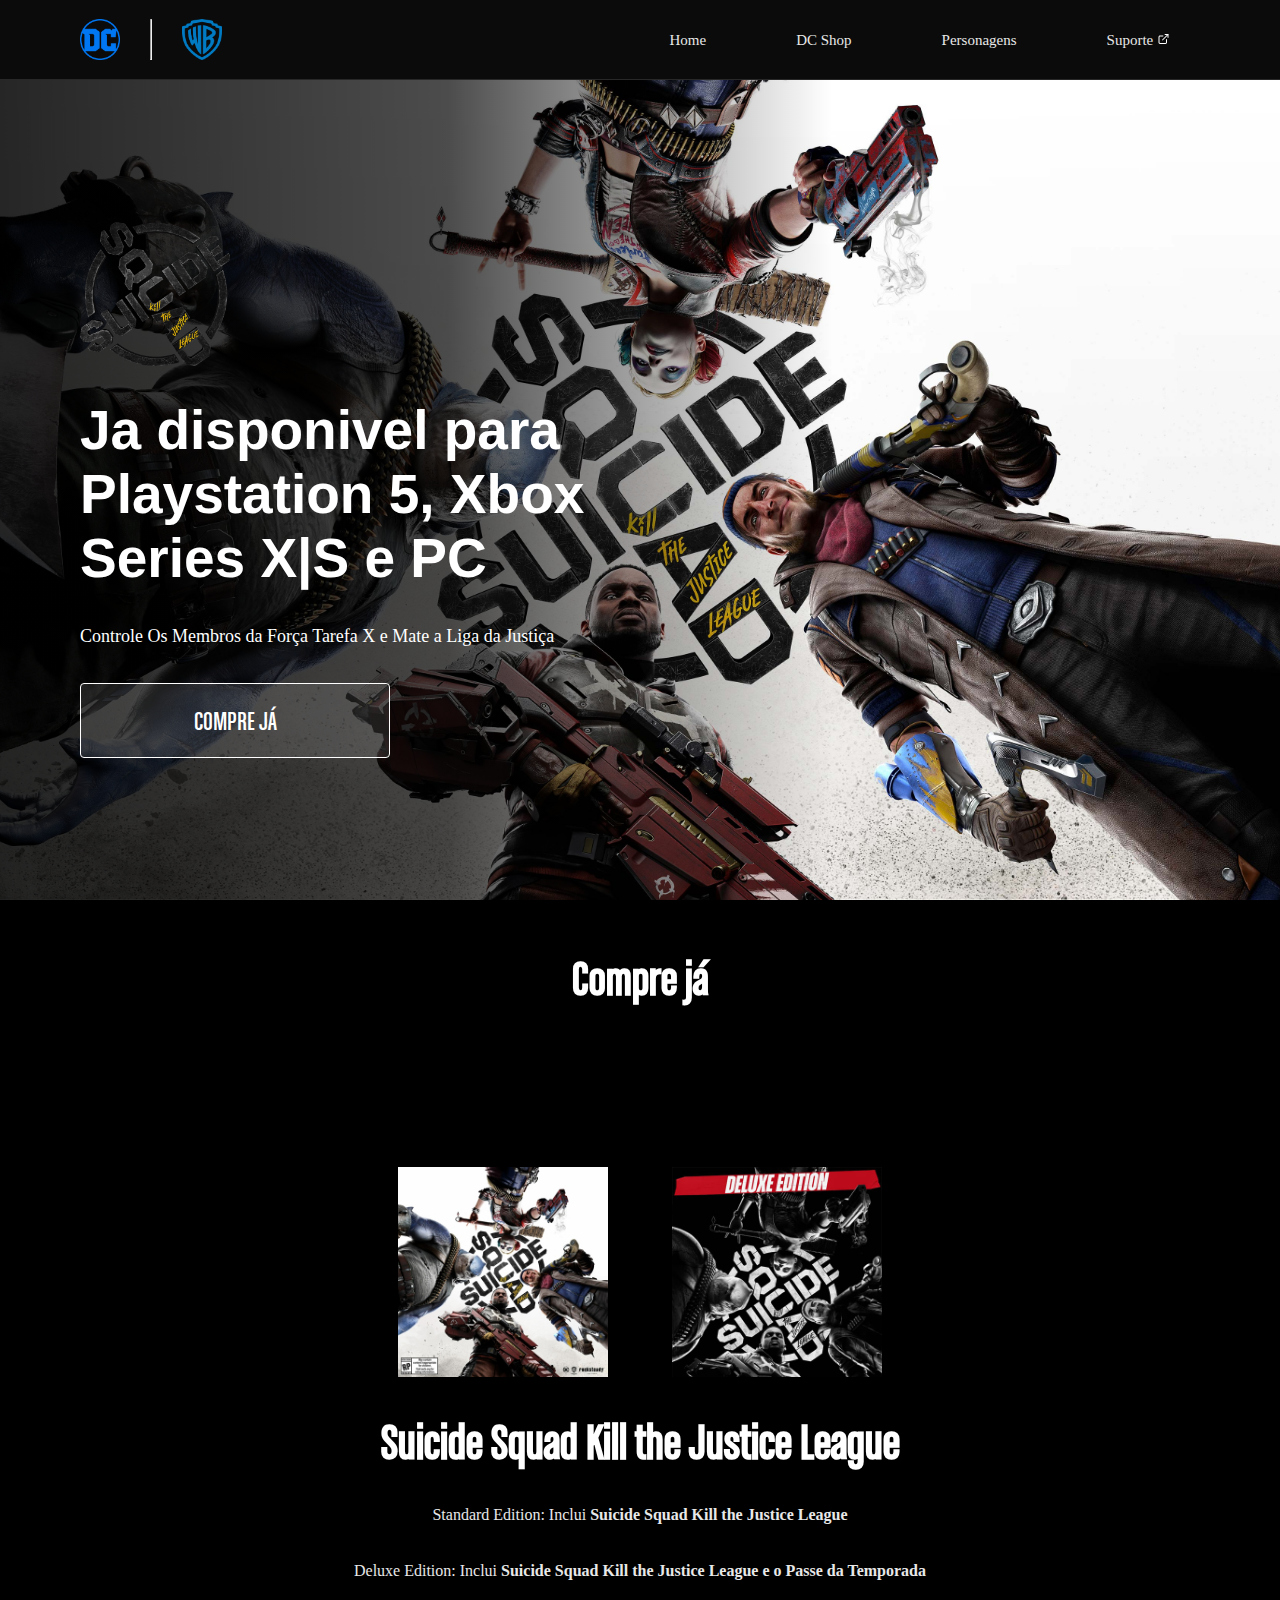
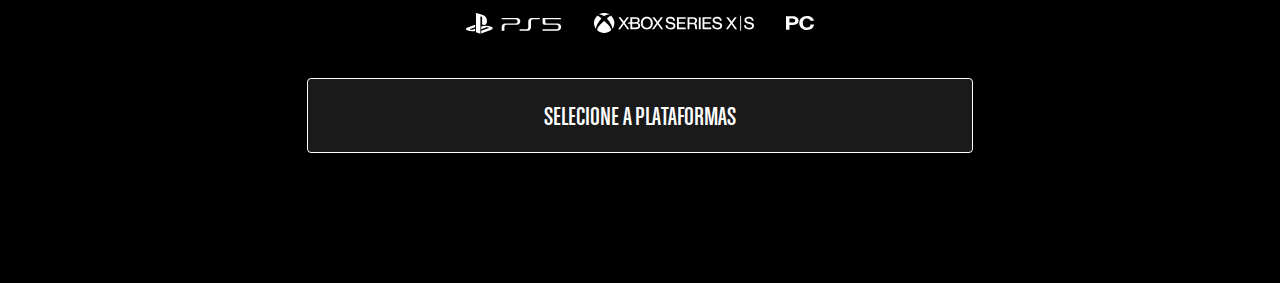
<file: index.html>
<!DOCTYPE html>
<html lang="pt-BR">

<head>
    <meta charset="UTF-8">
    <meta name="viewport" content="width=device-width, initial-scale=1.0">
    <title>Projeto Site DC</title>
    <link 
    rel="shortcut icon" 
    href="/src/imagens/DC_Comics_logo.png" 
    type="image/x-icon"
    />
    <link rel="stylesheet" href="https://fonts.cdnfonts.com/css/chalet" rel="stylesheet">
    <link rel="stylesheet" href="./src/css/reset.css">
    <link rel="stylesheet" href="/src/css/index.css">
    <link rel="stylesheet" href="./src/css/fontes.css">
    <link rel="stylesheet" href="./src/css/responsivo.css">
</head>



<body>



    <header class="cabecalho">
        <div class="logo">
            <img src="./src/imagens/DC_Comics_logo.png" alt="Logo DC">
            <hr />
            <img src="./src/imagens/Warner_Bros_logo.svg.png" alt="" />
        </div>
        <nav>
            <ul class="menu">
                <li>
                    <a href="http://127.0.0.1:5500/index.html">Home</a>
                </li>
                <li>
                    <a href="https://www.lojadccomics.com.br/" target="_blank">DC Shop</a>
                </li>
                <li>
                    <a href="http://127.0.0.1:5500/src/pagina_heroi/index.html" target="_blank">Personagens</a>  
                </li>
                <li>
                    <a href="" target="_blank">Suporte <img src="./src/imagens/icone-link.svg" alt="Icone link de suporte"></a>
                </li>
            </ul>
        </nav>
    </header>



    <main class="home" id="home">
        <img class="imagem-fundo" src="/src/imagens/bg.jpg" alt="Imagem com rapaz de moletom laranja ao lado 
        de um carro esportivo amarelo">

        <div class="informacoes">
            <div class="lista-de-jogos">
                <img src="./src/imagens/suicide_squad_logo.png" alt="">
                

            </div>
            <h1 class="titulo" style="font-family: 'Chalet', sans-serif"> Ja disponivel para Playstation 5, Xbox
                Series X|S e PC</h1>
            <p class="texto">
                Controle Os Membros da Força Tarefa X e Mate a Liga da Justiça
            </p>
            <a class="btn-comprar" href="#comprar">Compre já</a>
        </div>
    </main>

<!-- Comentarios --> 

    <section class="compre-ja" id="comprar">
        <h2 class="titulo">Compre já</h2>
        <div class="cartao">
            <img class="capa-do-jogo" src="./src/imagens/suicide_squad.jpg" alt="Capa 
         do jogo GTA">
         <img class="capa-do-jogo" src="./src/imagens/suicide_squad_2.png" alt="Capa 
         do jogo GTA">
            
         

            <div class="informacoes">
                <h3>Suicide Squad Kill the Justice League</h3>
                <p>
                    Standard Edition: Inclui <strong>Suicide Squad Kill the Justice League</strong> 
                
                </p>

                <p>
                    Deluxe Edition: Inclui <strong>Suicide Squad Kill the Justice League e o Passe da Temporada </strong> 
                
                </p>
                <ul class="plataformas">
                    <li>
                        <img src="./src/imagens/logo-ps5.svg" alt="Logo
                 Playstation 5">
                    </li>
                    <li>
                        <img src="./src/imagens/logo-xbox-series-s.svg" alt="Logo xbox series X|S">
                    </li>
                    <li>
                        <img src="./src/imagens/logo-pc.svg" alt="Logo
                PC">
                    </li>
                </ul>
            </div>
            <button class="btn-plataforma">

                Selecione a plataformas

                <ul class="plataformas">
                    <li>
                        <img src="./src/imagens/logo-ps5.svg" alt="Logo
                   Playstation 5">
                    </li>
                    <li>
                        <img src="./src/imagens/logo-xbox-series-s.svg" alt="Logo xbox series X|S">
                    </li>
                    
                   
                    <li>
                        <img src="./src/imagens/logo-pc.svg" alt="Logo
                  PC">
                    </li>
                </ul>
            </button>
        </div>
    </section>




    
<script src="./src/js/index.js"></script>
</body>

</html>
</file>
<file: src/css/index.css>
body{
    
    background-color: #000;


    color: #fff;
}



.cabecalho{
    height: 80px; /* Da uma altura max para o cabeçalho*/
    background-color: #0b0b0b; /* cor de fundo*/
    display: flex;  /* Coloca os items um do lado do outro*/
    justify-content: space-between; /* Espaço entre os filhos*/
    align-items: center; /* Alinhar os itens no centro */
    padding: 0 80px  0 80px; /* Espaçamento interno de todos os elementos(Sentido Horario), Cima: 0   Direita: 80   Em baixo: 0  Esquerda: 80 */
    border-bottom: 1px solid #282828; /* Adiciona uma borda de 1px*/
}

.cabecalho .logo{
    display: flex;  /* Coloca os items um do lado do outro*/
    gap: 30px; /* Espaçamento de 30 px*/
}

.cabecalho .logo img{
    width: 40px;
}

.cabecalho .menu{
    display: flex; /* Coloca os items um do lado do outro*/
    gap: 30px; /* Espaçamento de 30 px*/
}

.cabecalho .menu li a{
    padding: 30px; /* Espaçamento interno */
    color: #e8e8e8; /* Cor da Fonte */
    font-weight:lighter; /* Fonte forte */
    font-size: 15px; /* Tamanho da fonte*/
    font-family: "Chalet"; /* Fonte estilo*/
}

.cabecalho .menu li a:hover{

    border-bottom: 2px solid #fff; /* Aplica uma borda branco quanto passar o mause em cima dos itens */
}

.home{
    display: flex; /* Coloca os items um do lado do outro*/
    position: relative; /* Adiciona uma posição */
    min-height: calc(100vh - 80px) ; /* Altura minima */

}

.home::after{
    background-color: blue; /* Cor de Fundo */
    content: "";
    position: absolute; /* absolute: muda o fluxo e tras a imagem pra frente de todos os elementos */
    background: linear-gradient(90deg, rgba(0, 0, 0, .85), rgba(0, 0, 0, .7) 35%, transparent 65%); /* Adiciona um efeito de sombra */
    height: 100%; /* Define uma altura */
    width: 100%; /* Define uma largura */
}

.home .imagem-fundo{
    width: 100%;
    object-fit: cover;
}

.home .informacoes{
    position: absolute; /* absolute: muda o fluxo e tras a imagem pra frente de todos os elementos */
    z-index: 1;
    min-height: calc(100vh - 80px); /* Altura maxima */
    display: flex; /* Coloca os items um do lado do outro*/
    flex-direction: column;
    justify-content: center; /* Centraliza no eixo vertical*/
    gap: 32px;
    padding: 80px 80px 80px 80px;
    max-width: 780px;
}

.home .informacoes img{
    max-width: 150px; /* largura maxima */
}

.home .informacoes .lista-de-jogos{
    display: flex;
    gap: 32px;

}

.home .informacoes .titulo{
    font-family: "ChaletComprime";
    font-size: 55px;
}

.home .informacoes .texto{
    font-family: "Chalet";
    font-size: 18px;
    line-height: 1.6;
}

.btn-comprar, .btn-plataforma{
    background-color: rgba(255, 255, 255, .1);
    border: 0.5px solid #fff;
    border-radius: 4px;
    font-family: "ChaletComprime";
    font-size: 28px;
    text-align: center;
    padding: 20px 40px;
    text-transform: uppercase;
    width: 50%;
    transition: all .3s ease-in;
}

.btn-plataforma{
    color: #fff;
    width: 100%;
    cursor: pointer;
    margin-top: 40px;

}
.btn-comprar:hover{
    background-color: #fff;
    color: #000;
}

.compre-ja .capa-do-jogo{
   
   width: 270px;
   display: inline-block;
   align-items: center;
   padding: 30px;
   transition: transform 0.5s;
   
   
}
.compre-ja .capa-do-jogo:hover{
    transform: scale(1.5);  
}

.compre-ja{
    
    display: flex;
    flex-direction: column;
    text-align: center;
    padding: 50px;
    align-items: center;
    
    
}

.compre-ja .titulo{
    font-family: "ChaletComprime";
    font-size: 50px;
    font-weight: 700;
    margin-bottom: 50px;
}

.compre-ja .cartao{
    display: inline-block;
    flex-direction: column;
    align-items: center;
    background-color: black;
    width: 70%;
    padding: 80px;
    gap: 40px;  
}

.compre-ja .informacoes{
   
    display: flex;
    flex-direction: column;
    gap: 30px;
}

.compre-ja .informacoes h3{
    font-family: "ChaletComprime";
    font-size: 52px;
    font-weight: 700;
}

.compre-ja .informacoes p{
    color: #e8e8e8;
    font-family: "Chalet";
    font-size:  16px;
    line-height:  1.6;
}

.compre-ja .informacoes .plataformas{
    display: flex;
    flex-wrap: wrap;
    gap: 32px;
    justify-content: center;
}

.compre-ja .btn-plataforma  .plataformas{
    margin-top: 10px;
    display: flex;
    flex-direction: column;
    gap: 20px;
    transition: all 0.3s ease-in;
    display: none;
    opacity: 0;
}

.compre-ja .btn-plataforma .plataformas.ativo{
    display: flex;
    opacity: 1;
}

.compre-ja .btn-plataforma .plataformas li{
    padding: 20px;
    
}

.compre-ja  .btn-plataforma .plataformas li:nth-child(1){
    border: 1px solid #00439c;
}

.compre-ja  .btn-plataforma .plataformas li:nth-child(1):hover{
    background-color: #00439c;
    transition: 1s;
}
.compre-ja  .btn-plataforma .plataformas li:nth-child(2){
    border: 1px solid #387a26;
}

.compre-ja  .btn-plataforma .plataformas li:nth-child(2):hover{
    background-color: #387a26;
    transition: 1s;
}

.compre-ja .btn-plataforma .plataformas li:nth-child(3) {
    border: 1px solid #00439c;
}

.compre-ja .btn-plataforma .plataformas li:nth-child(3):hover {
    background-color: #00439c;
    transition: 1s;
}

.compre-ja .btn-plataforma .plataformas li:nth-child(4) {
    border: 1px solid #387a26; 
}

.compre-ja .btn-plataforma .plataformas li:nth-child(4):hover {
    background-color: #387a26;
    transition: 1s;
}
.compre-ja .btn-plataforma .plataformas li:nth-child(5) {
    border: 1px solid #fcaf17; 
}

.compre-ja .btn-plataforma .plataformas li:nth-child(5):hover {
    background-color: #fcaf17;
    transition: 1s;
    
}
</file>
<file: src/css/fontes.css>
@font-face{
    font-family: "ChaletComprime";
    src: url("/src/fontes/ChaletComprime.ttf")
}
</file>
<file: src/css/responsivo.css>
@media (max-width: 1024px){
    .cabecalho{
        justify-content: center;
        flex-direction: column;
        padding: 50px 0;
    }

    .cabecalho .menu li a{
        padding: 15px;
    }

    .home .informacoes{
        padding: 30px;
    }

    .home .informacoes img{
        max-width: 100px;
    }

    .home .informacoes .titulo{
        font-size: 40px;
    }

    .compre-ja .cartao{
        width: 70%
    }
}

@media (max-width: 768){
    .compre-ja{
        padding: 30px;
    }

    .compre-ja .cartao{
        padding: 80px 20px;
        width: 100%;
    }

    .compre-ja .informacoes h3{
        font-size: 35px;
    }

    .compre-ja .informacoes .plataformas{
        flex-direction: column;
    }

    .btn-plataforma{
        margin-top: 15px;
        padding: 15px;
    }

    .btn-comprar{
        width: 100%;
    }

    @media (max-width: 425px){
        main::after{
            background: linear-gradient
            (90deg, rgba(0, 0, 0, .85), rgba(0, 0, 0, 0.4)100%, transparent 65%)  
        }
    }

    .compre-ja .cartao .capa-do-jogo
    {
    max-width: 80%;
    }
}
</file>
